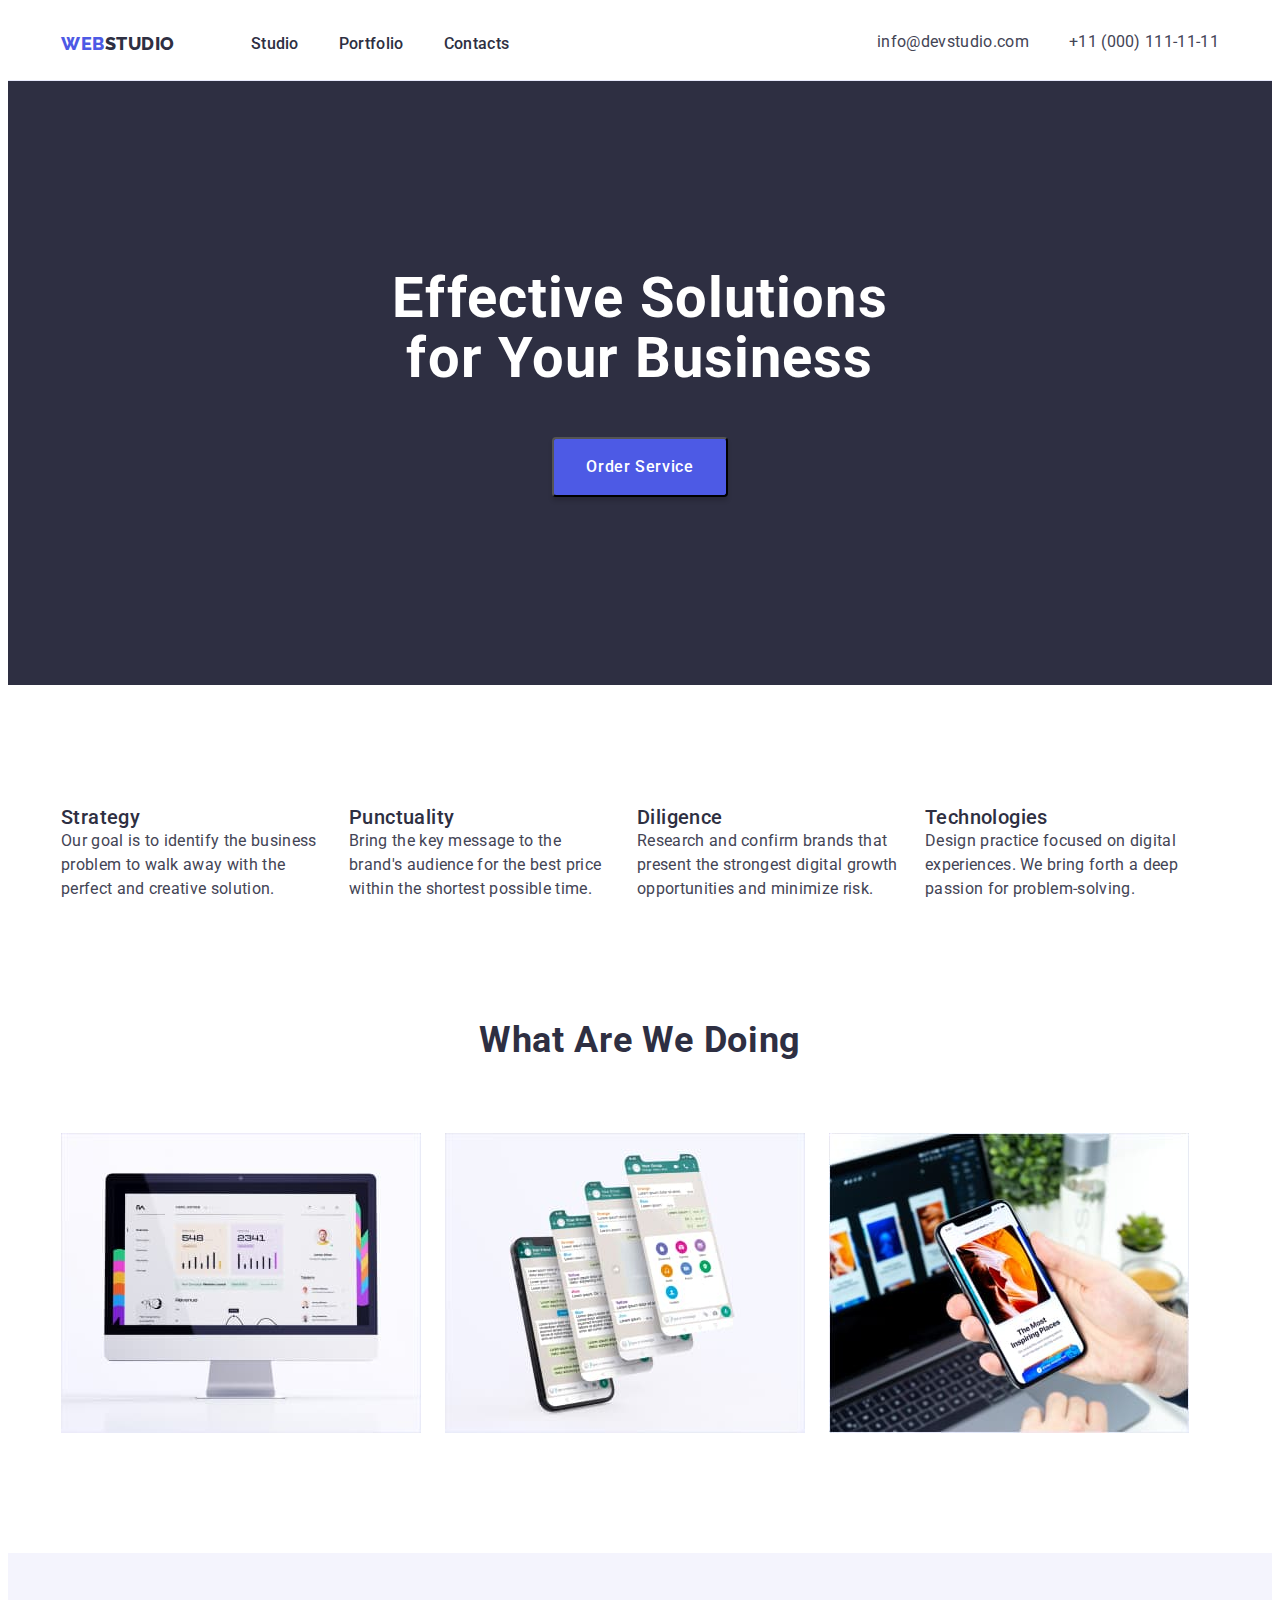
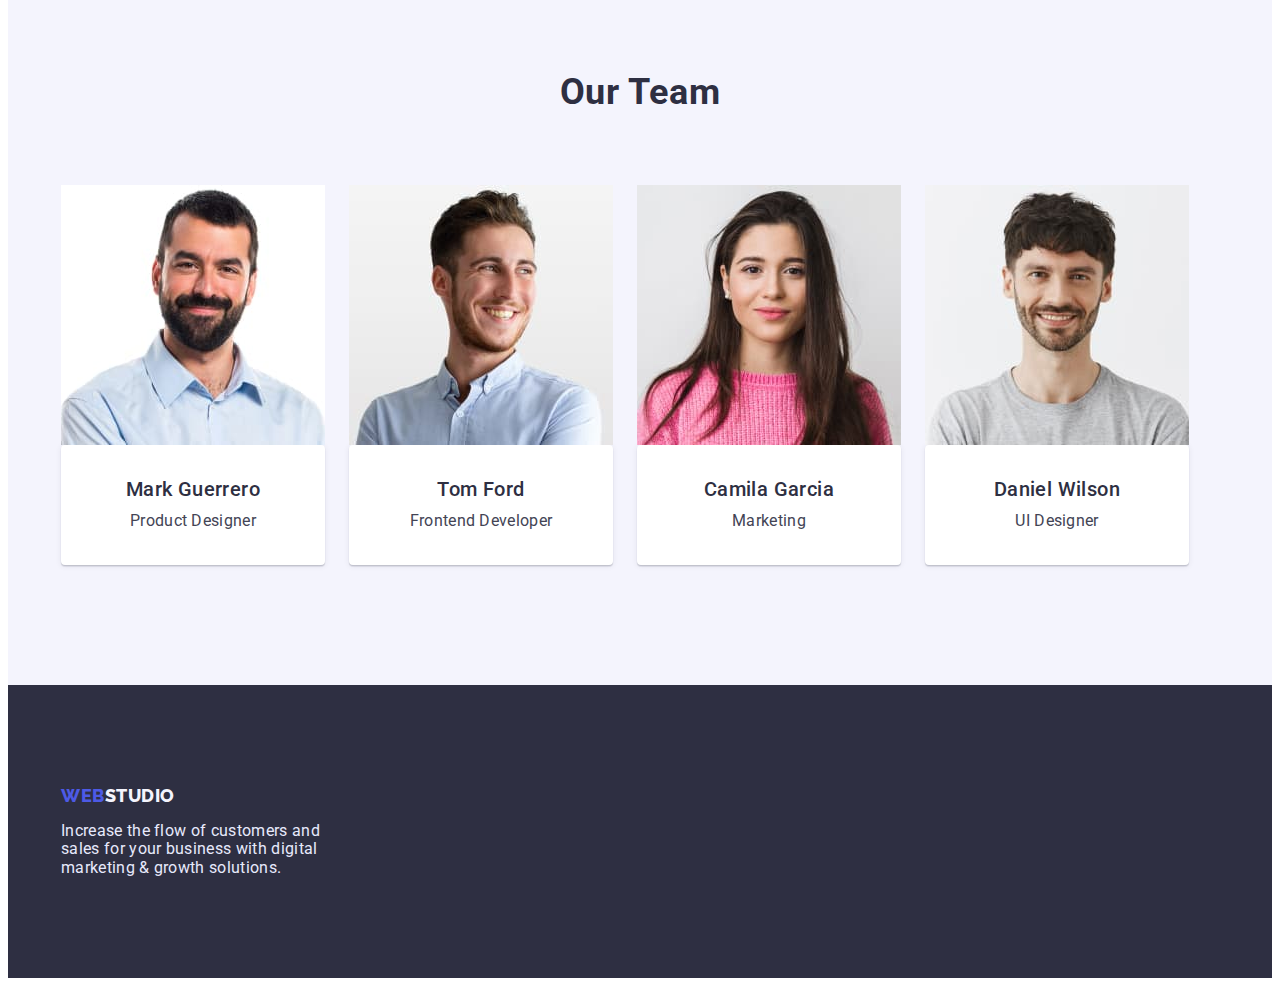
<file: index.html>
<!DOCTYPE html>
<html lang="en">
<head>
    <meta charset="UTF-8">
    <meta http-equiv="X-UA-Compatible" content="IE=edge">
    <meta name="viewport" content="width=device-width, initial-scale=1.0">
    <title>Web Studio</title>
    <link rel="preconnect" href="https://fonts.googleapis.com">
    <link rel="preconnect" href="https://fonts.gstatic.com" crossorigin>
    <link href="https://fonts.googleapis.com/css2?family=Raleway:wght@800&family=Roboto:wght@400;500;700;900&display=swap"
        rel="stylesheet">
    <link rel="stylesheet" href="https://cdnjs.cloudflare.com/ajax/libs/modern-normalize/1.1.0/modern-normalize.min.css"
        integrity="sha512-wpPYUAdjBVSE4KJnH1VR1HeZfpl1ub8YT/NKx4PuQ5NmX2tKuGu6U/JRp5y+Y8XG2tV+wKQpNHVUX03MfMFn9Q=="
        crossorigin="anonymous" referrerpolicy="no-referrer" />

    <link rel="stylesheet" href="./css/styles.css">
</head>
<body>
    <header>
        <section class="section header-page">
        <div class="container header-page-container">
        <nav class="page-nav">
            <a class="logo-header link" href="./index.html">Web<span>Studio</span></a>
            <ul class="list menu-list">
                <li class="item"><a class="menu-link link" href="./index.html">Studio</a></li>
                <li class="item"><a class="menu-link link" href="./portfolio.html">Portfolio</a></li>
                <li class="item"><a class="menu-link link" href="">Contacts</a></li>
            </ul>
        </nav>
        <address class="address">
            <ul class="list address-list">
                <li class="address-item"><a class="address-contact link" href="mailto:info@devstudio.com">info@devstudio.com</a></li>
                <li class="address-item"><a class="address-contact link" href="tel:+110001111111">+11 (000) 111-11-11</a></li>       
            </ul>
        </address>
        </section>
        </div>
    </header>
    <main>
        <!--HERO-->
        <section class="section hero-page-section">
            <div class="container hero-page-container">
            <h1 class="hero-title">Effective Solutions for Your Business</h1>
            <button class="hero-btn" type="button">Order Service</button>
            </div>
        </section>
        <!--FEATURES-->
        <section class="section">
            <div class="container features-container">
            <h2 class="qualities-title" visually-hidden></h2>
            <ul class="list features-list">
                <li class="features-item">
                    <h3 class="features-title">Strategy</h3>
                    <p class="features-text">Our goal is to identify the business
                    problem to walk away with the perfect and creative solution.</p>
                </li>
                <li class="features-item">
                    <h3 class="features-title">Punctuality</h3>
                <p class="features-text">Bring the key message to the brand's audience for the best price within the shortest possible time.</p>
                </li>
                <li class="features-item">
                    <h3 class="features-title">Diligence</h3>
                    <p class="features-text">Research and confirm brands that present the strongest digital growth opportunities and minimize risk.</p>
                </li>
                <li class="features-item">
                    <h3 class="features-title">Technologies</h3>
                    <p class="features-text">Design practice focused on digital experiences. We bring forth a deep passion for problem-solving.</p>
                </li>
                </ul>
            </div>
        </section>
        <!--ABOUT-->
        <section class="about-page section">
            <div class="container">
         <h2 class="about-title">What are we doing</h2>
            <ul class="list about-list">
                <li class="about-item"><img src="./images/index/monitor.jpg" alt="web site on monitor" width="360" height="300"></li>
                <li class="about-item"><img src="./images/index/mob_app.jpg" alt="mobile applications" width="360" height="300"></li>
                <li class="about-item"><img src="./images/index/mob_laptop.jpg" alt="mobile and laptop" width="360" height="300"></li>
            </ul>
            </div>
        </section>
        <!--TEAM-->
        <section class="section team-section">
            <div class="container">
            <h2 class="team-title">Our Team</h2>
            <ul class="list team-list">
                <li><img src="./images/index/mark_guerrero.jpg" alt="Mark Guerrero" width="264" height="260">
                   <div class="team-card-content-wrapper">
                    <h3 class="team-subtitle">Mark Guerrero</h3>
                    <p class="team-text">Product Designer</p>
                    </div>
                </li>
                <li><img src="./images/index/tom_ford.jpg" alt="Tom Ford" width="264" height="260">
                    <div class="team-card-content-wrapper">
                    <h3 class="team-subtitle">Tom Ford</h3>
                    <p class="team-text">Frontend Developer</p>
                    </div>
                </li>
                <li><img src="./images/index/camila_garcia.jpg" alt="Camila Garcia" width="264" height="260">
                    <div class="team-card-content-wrapper">
                    <h3 class="team-subtitle">Camila Garcia</h3>
                    <p class="team-text">Marketing</p>
                    </div>
                </li>
                <li><img src="./images/index/daniel_wilson.jpg" alt="Daniel Wilson" width="264" height="260">
                    <div class="team-card-content-wrapper">
                    <h3 class="team-subtitle">Daniel Wilson</h3>
                    <p class="team-text">UI Designer</p>
                    </div>
                </li>
            </ul>
            </div>
        </section>
    </main>
    <!---FOOTER----->
    <footer>
        <section class="section bottom-section">
        <div class="container bottom-container">
            <div>
            <a class="logo-bottom link" href="./index.html">Web<span class="marker">Studio</span></a>
            <p class="footer-text">Increase the flow of customers and sales for your business with digital marketing & growth solutions.</p>
            </div>
        </div>
    </section>
    </footer>
</body>
</html>
</file>
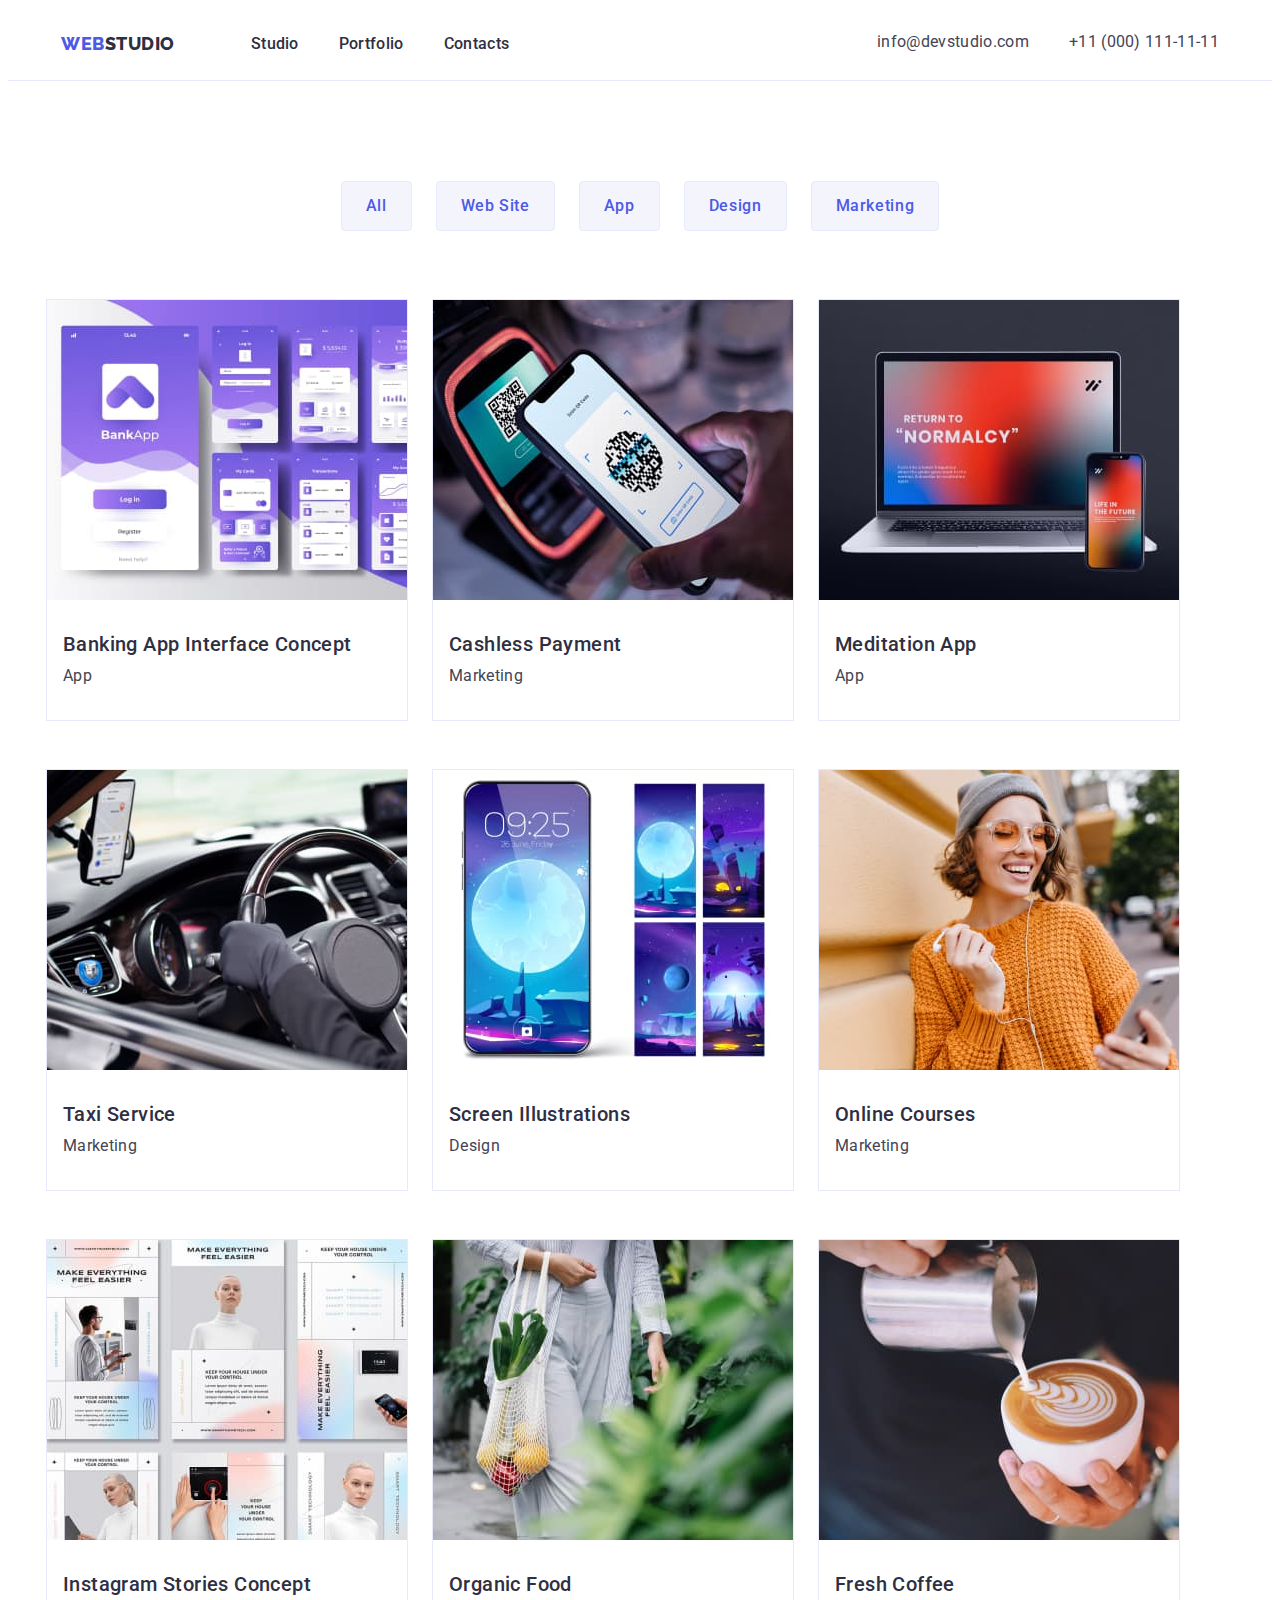
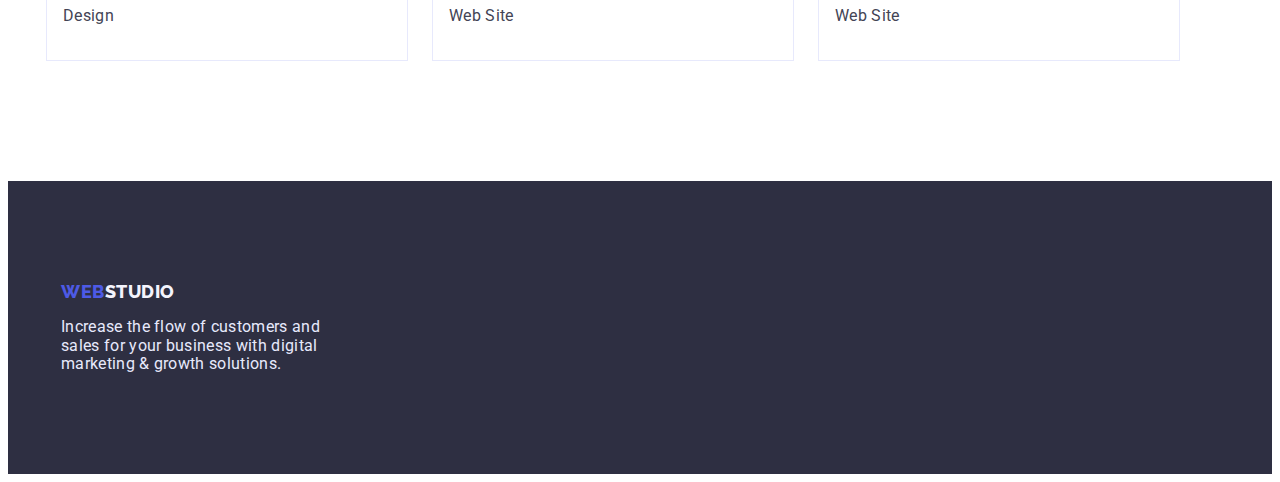
<file: portfolio.html>
<!DOCTYPE html>
<html lang="en">

<head>
    <meta charset="UTF-8">
    <meta http-equiv="X-UA-Compatible" content="IE=edge">
    <meta name="viewport" content="width=device-width, initial-scale=1.0">
    <title>Web Studio</title>
    <link rel="preconnect" href="https://fonts.googleapis.com">
    <link rel="preconnect" href="https://fonts.gstatic.com" crossorigin>
    <link
        href="https://fonts.googleapis.com/css2?family=Raleway:wght@800&family=Roboto:wght@400;500;700;900&display=swap"
        rel="stylesheet">
    <link rel="stylesheet" href="https://cdnjs.cloudflare.com/ajax/libs/modern-normalize/1.1.0/modern-normalize.min.css"
    integrity="sha512-wpPYUAdjBVSE4KJnH1VR1HeZfpl1ub8YT/NKx4PuQ5NmX2tKuGu6U/JRp5y+Y8XG2tV+wKQpNHVUX03MfMFn9Q=="
    crossorigin="anonymous" referrerpolicy="no-referrer" />

    <link rel="stylesheet" href="./css/styles.css">
</head>

<body>
        <header>
            <section class="section header-page">
                <div class="container header-page-container">
                    <nav class="page-nav">
                        <a class="logo-header link" href="./index.html">Web<span>Studio</span></a>
                        <ul class="list menu-list">
                            <li class="item"><a class="menu-link link" href="./index.html">Studio</a></li>
                            <li class="item"><a class="menu-link link" href="./portfolio.html">Portfolio</a></li>
                            <li class="item"><a class="menu-link link" href="">Contacts</a></li>
                        </ul>
                    </nav>
                    <address class="address">
                        <ul class="list address-list">
                            <li class="address-item"><a class="address-contact link"
                                    href="mailto:info@devstudio.com">info@devstudio.com</a></li>
                            <li class="address-item"><a class="address-contact link" href="tel:+110001111111">+11 (000)
                                    111-11-11</a></li>
                        </ul>
                    </address>
            </section>
                </div>
        </header>
        <!----------MENU BUTTONS------------->
<main>
<section class="section menu-buttons-section">
    <div class="container">
        <h1 class="menu-title"hidden>text</h1>
        <ul class="list menu-button-list">
            <li class="menu-item"><button class="modal-btn" type="button">All</button></li>
            <li class="menu-item"><button class="modal-btn" type="button">Web Site</button></li>
            <li class="menu-item"><button class="modal-btn" type="button">App</button></li>
            <li class="menu-item"><button class="modal-btn" type="button">Design</button></li>
            <li class="menu-item"><button class="modal-btn" type="button">Marketing</button></li>
        </ul>
      
                <!--<h2 class="projects-title" hidden>text</h2>-->
          <ul class="list projects-list">
            <li class="projects-item">
                <a class="link projects-link">
                    <img class="projects-img" src="./images/portfolio/banking_app.jpg" alt="app screens" width="360" height="300">
                    <div class="projects-item-wrapper">
                    <h3 class="projects-name">Banking App Interface Concept</h3>
                    <p class="projects-subtitle">App</p>
                    </div>
                </a>
            </li>
            <li class="projects-item">
                <a class="link">
                <img class="projects-img" src="./images/portfolio/cashless_payment.jpg" alt="qrcodes on tel screens" width="360" height="300">
                <div class="projects-item-wrapper">
                <h3 class="projects-name">Cashless Payment</h3>
                <p class="projects-subtitle">Marketing</p>
                </div>
                </a> 
            </li>
            <li class="projects-item">
                <a class="link">
                <img class="projects-img" src="./images/portfolio/meditation_app.jpg" alt="laptop and tel" width="360" height="300">
                <div class="projects-item-wrapper">
                <h3 class="projects-name">Meditation App</h3>
                <p class="projects-subtitle">App</p>
                </div>
                </a>
            </li>
            <li class="projects-item">
                <a class="link">
                <img class="projects-img" src="./images/portfolio/taxi_service.jpg" alt="car driving" width="360" height="300">
                <div class="projects-item-wrapper">
                <h3 class="projects-name">Taxi Service</h3>
                <p class="projects-subtitle">Marketing</p>
                </div>
                </a>
            </li>
            <li class="projects-item">
                <a class="link">
                <img class="projects-img" src="./images/portfolio/screen_illustrations.jpg" alt="images on screens" width="360" height="300">
                <div class="projects-item-wrapper">
                <h3 class="projects-name">Screen Illustrations</h3>
                <p class="projects-subtitle">Design</p>
                </div>
                </a>
            </li>
            <li class="projects-item">
                <a class="link">
                <img class="projects-img" src="./images/portfolio/online_courses.jpg" alt="girl with tel" width="360" height="300">
                <div class="projects-item-wrapper">
                <h3 class="projects-name">Online Courses</h3>
                <p class="projects-subtitle">Marketing</p>
                </div>
                </a>
            </li>
            <li class="projects-item">
                <a class="link">
                <img class="projects-img" src="./images/portfolio/instagram.jpg" alt="images examples in instagram" width="360" height="300">
                <div class="projects-item-wrapper">
                <h3 class="projects-name">Instagram Stories Concept</h3>
                <p class="projects-subtitle">Design</p>
                </div>
                </a>
            </li>
            <li class="projects-item">
                <a class="link">
                <img class="projects-img" src="./images/portfolio/organic_food.jpg" alt="fruits and vegetables in the bag" width="360" height="300">
                <div class="projects-item-wrapper">
                <h3 class="projects-name">Organic Food</h3>
                <p class="projects-subtitle">Web Site</p>
                </div>
                </a>
            </li>
            <li class="projects-item">
                <a class="link">
                <img class="projects-img" src="./images/portfolio/fresh_coffee.jpg" alt="cap of coffee" width="360" height="300">
                    <div class="projects-item-wrapper">
                        <h3 class="projects-name">Fresh Coffee</h3>
                        <p class="projects-subtitle">Web Site</p>
                    </div>
                </a>
            </li>
        </ul>
        
        </div>
    </div>
</section>
</main>
<!-----------------FOOTER----------->
<footer>
    <section class="section bottom-section">
        <div class="container bottom-container">
            <a class="logo-bottom link" href="./index.html">Web<span class="marker">Studio</span></a>
            <p class="footer-text">Increase the flow of customers and sales for your business with digital marketing &
                growth solutions.</p>
        </div>
    </section>
</footer>

</body>
</html>
</file>
<file: css/styles.css>
body{
    font-family: 'Roboto', sans-serif;
    color:#434455;
}

.link{
    text-decoration: none;
}

.list{
    list-style: none;
}

:root{
--primary-font:'Roboto', sans-serif;
--secondary-font:'Raleway',sans-serif;
--primary-color:#2E2F42;
--secondary-color:#4D5AE5;
--third-color:#434455;
--hover-color:#404BBF;
--focus-color: #404BBF;
--card-set-gap: 24px;
--modal-btn-border:#E7E9FC;
--modal-btn-bcg:#F4F4FD;
}

p,
h1,
h2,
h3,
h4,
h5,
h6{
    margin:0;
}

ul{
    padding-left: 0;
    margin:0;
}

button{
    cursor: pointer;
}

img{
    display: block;
    max-width: 100%;
    height: auto;
}

.address {
    font-style: normal;
}

.section{
    padding-top: 120px;
    padding-bottom: 120px;
}

.container{
    width: 1158px;
    padding-left: 15px;
    padding-right: 15px;
    margin: 0 auto;
}

/*-------------HEADER----------*/

.header-page{
    padding-top: 0;
    padding-bottom: 0;
    border-bottom: 1px solid #E7E9FC;
}

.header-page-container{
    display: flex;
    justify-content: space-between;
}

.page-nav{
    display:flex;
    align-content:space-between;
}

.menu-list{
    display: flex;
    align-items: center;
}

.item:not(:last-child){
    margin-right: 40px;
}

/*.menu-list .item+.item{
    margin-left: 40px;
}*/

.menu-link {
    font-weight: 500;
    font-size: 16px;
    line-height: 1.5;
    letter-spacing: 0.02em;
    color: var(--primary-color);
    padding-top: var(--card-set-gap);
    padding-bottom: var(--card-set-gap);
}

.menu-link:hover {
    color: var(--hover-color);
}

.menu-link:focus {
    color: var(--focus-color);
}

.logo-header{
font-family: var(--secondary-font);
font-style: normal;
font-weight: 800;
font-size: 18px;
line-height: 1.17;
display: flex;
align-items: center;
letter-spacing: 0.03em;
text-transform: uppercase;
color: var(--secondary-color);
padding-top: var(--card-set-gap);
padding-bottom: var(--card-set-gap);
margin-right: 76px;
}

.logo-header>span{
font-family: var(--secondary-font);
font-style: normal;
font-weight: 800;
font-size: 18px;
line-height: 1.33;
display: flex;
align-items: center;
letter-spacing: 0.03em;
text-transform: uppercase;
color: var(--primary-color);
}

.address-list{
    display:flex;
    align-items:center;
    margin-left: auto;
    padding-top: 24px;
    padding-bottom: 24px;
}

.address-contact{
    font-family: var(--primary-font);
    font-weight: 400;
    font-size: 16px;
    letter-spacing: 0.02em;
    color: var(--third-color);
    padding-top: var(--card-set-gap);
    padding-bottom: var(--card-set-gap);
}

/*.address-item:not(:first-child){
    margin-left: 40px;
} */

/*.address-item:not(:last-child){
    margin-right:40px;
}*/

.address-list .address-item+.address-item{
    margin-left:40px;
}

.address-contact:hover{
color:var(--hover-color);
}   

.address-contact:focus{
color: var(--focus-color);
}

/*-----HERO---------*/

.hero-page-section{
    padding-top: 188px;
    padding-bottom: 188px;
    background: #2E2F42;
}

.hero-page-container{
display: flex;
flex-direction: column;
align-items: center;
margin: 0 auto;
}

.hero-title{
font-weight: 700;
font-size: 56px;
line-height: 1.07;
text-align: center;
max-width:496px;
letter-spacing: 0.02em;
color: #FFFFFF;
margin: 0 auto;

}

.hero-btn{
    font-family: var(--primary-font);
    font-weight: 500;
    font-size: 16px;
    line-height: 1.5;
    display: block;
    align-items: center;
    letter-spacing: 0.04em;
    color:#FFFFFF;
    background-color:var(--secondary-color);
    margin:48px auto 0 auto;
    border-radius: 4px;
    min-width:169px;
    padding:16px 32px;
    box-shadow: 0px 4px 4px rgba(0, 0, 0, 0.15);
}

.modal-btn{
    font-family: var(--primary-font);
    font-weight: 500;
    font-size: 16px;
    line-height: 1.5;
    display: flex;
    align-items: center;
    letter-spacing: 0.04em;
    color: var(--secondary-color);
    background-color: var(--modal-btn-bcg);
    padding:12px 24px;
    border: 1px solid var(--modal-btn-border);
    border-radius: 4px;
}

.modal-btn:hover{
color:#FFFFFF;
background-color: var(--hover-color);
}

.modal-btn:focus{
color: #FFFFFF;
background-color: var(--focus-color);
}

/*----------FEATURES-----------*/

.features-container{
    display: flex;
    flex-wrap: wrap;
    }

.features-list{
    display: flex;
    gap: var(--card-set-gap);
    flex-basis: calc((100%-3*var(--card-set-gap)/4)-24px);
    }

.features-title{
font-weight: 500;
font-size: 20px;
line-height: 1.2;
letter-spacing: 0.02em;
color: var(--primary-color);
}

.features-item{
    width:264px;
    
}

.features-text{
font-weight: 400;
font-size: 16px;
line-height: 1.5;
letter-spacing: 0.02em;
color: var(--third-color);
}

/*------------ABOUT--------*/

.about-page{
    padding-top: 0;
}

.about-title{
font-weight: 700;
font-size: 36px;
line-height: 1.11;
text-align: center;
letter-spacing: 0.02em;
text-transform: capitalize;
color: var(--primary-color);
margin-bottom:72px;
}

.about-list{
    display: flex;
    flex-wrap: wrap;
    gap: var(--card-set-gap);
    flex-basis: calc((100%-24px)/3)-24px;
}

/*.about-item:not(:nth-child(3n)) {
    margin-right: 24px;
}

.about-item:not(:nth-last-child(-n+3)) {
    margin-bottom: 24px;
}*/



/*-------------TEAM------------*/
.team-section{
    background: #F4F4FD;
}

.team-card-content-wrapper{
    display: flex;
    flex-direction: column;
    justify-content: center;
    align-items: center;
    padding: 32px 16px;
    background-color: #FFFFFF;
    border: 1px;
    border-radius: 4px;
    box-shadow: 0px 1px 6px rgba(46, 47, 66, 0.08), 0px 1px 1px rgba(46, 47, 66, 0.16), 0px 2px 1px rgba(46, 47, 66, 0.08);
}

.team-title{
font-weight: 700;
font-size: 36px;
line-height: 1.11;
text-align: center;
letter-spacing: 0.02em;
text-transform: capitalize;
color: var(--primary-color);
margin-bottom: 72px;
}

.team-list{
    display: flex;
    flex-wrap: wrap;
    gap: var(--card-set-gap);
    flex-basis: calc((100%-3*var(--card-set-gap))/4-24px);
}

.team-subtitle{
font-weight: 500;
font-size: 20px;
line-height: 1.2;
text-align: center;
letter-spacing: 0.02em;
color: var(--primary-color);
margin-bottom: 8px;
}

.team-text{
font-weight: 400;
font-size: 16px;
line-height: 1.5;
text-align: center;
letter-spacing: 0.02em;
color: var(--third-color);
}

/*----------PORTFOLIO----------------*/

/*----------MENU BUTTONS-------------*/

.menu-buttons-section{
    padding-top: 100px;
    padding-bottom: 120px;
}

.menu-button-list{
    display: flex;
    justify-content: center;
    margin-bottom: 68px;   
}

.menu-item:not(:last-child){
    margin-right:var(--card-set-gap);
}

.projects-list{
    display: flex;
    flex-wrap: wrap;
    column-gap: 24px;
    row-gap: 48px;
    margin-left:-15px;
    flex-basis: calc((100%-2*24px)/3);
}

.projects-item {
    border: 1px solid var(--modal-btn-border);
    
}

.projects-item-wrapper{
padding-top:32px;
padding-bottom:32px;
padding-left:16px;
}

.projects-name{
font-weight: 500;
font-size: 20px;
line-height: 1.2;
letter-spacing: 0.02em;
color: var(--primary-color);
margin-bottom: 8px;
}

.projects-subtitle{
font-weight: 400;
font-size: 16px;
line-height: 1.5;
letter-spacing: 0.02em;
color: var(--third-color);
}

/*----------FOOTER-------------*/

.bottom-section{
    background: var(--primary-color);
    padding-top: 100px;
    padding-bottom: 100px;
}

.footer-text{
font-weight: 400;
font-size: 16px;
line-height: 1.17;
letter-spacing: 0.02em;
color: #E7E9FC;
max-width: 264px;
}

.logo-bottom{
    font-family: var(--secondary-font);
    font-style: normal;
    font-weight: 800;
    font-size: 18px;
    line-height: 1.17;
    display: flex;
    align-items: center;
    letter-spacing: 0.03em;
    text-transform: uppercase;
    color: var(--secondary-color);
    margin-bottom: 16px;
}

.marker{
    font-family: var(--secondary-font);
    font-style: normal;
    font-weight: 800;
    font-size: 18px;
    line-height: 1.17;
    display: flex;
    align-items: center;
    letter-spacing: 0.03em;
    text-transform: uppercase;
    color: #F4F4FD;
}
</file>
